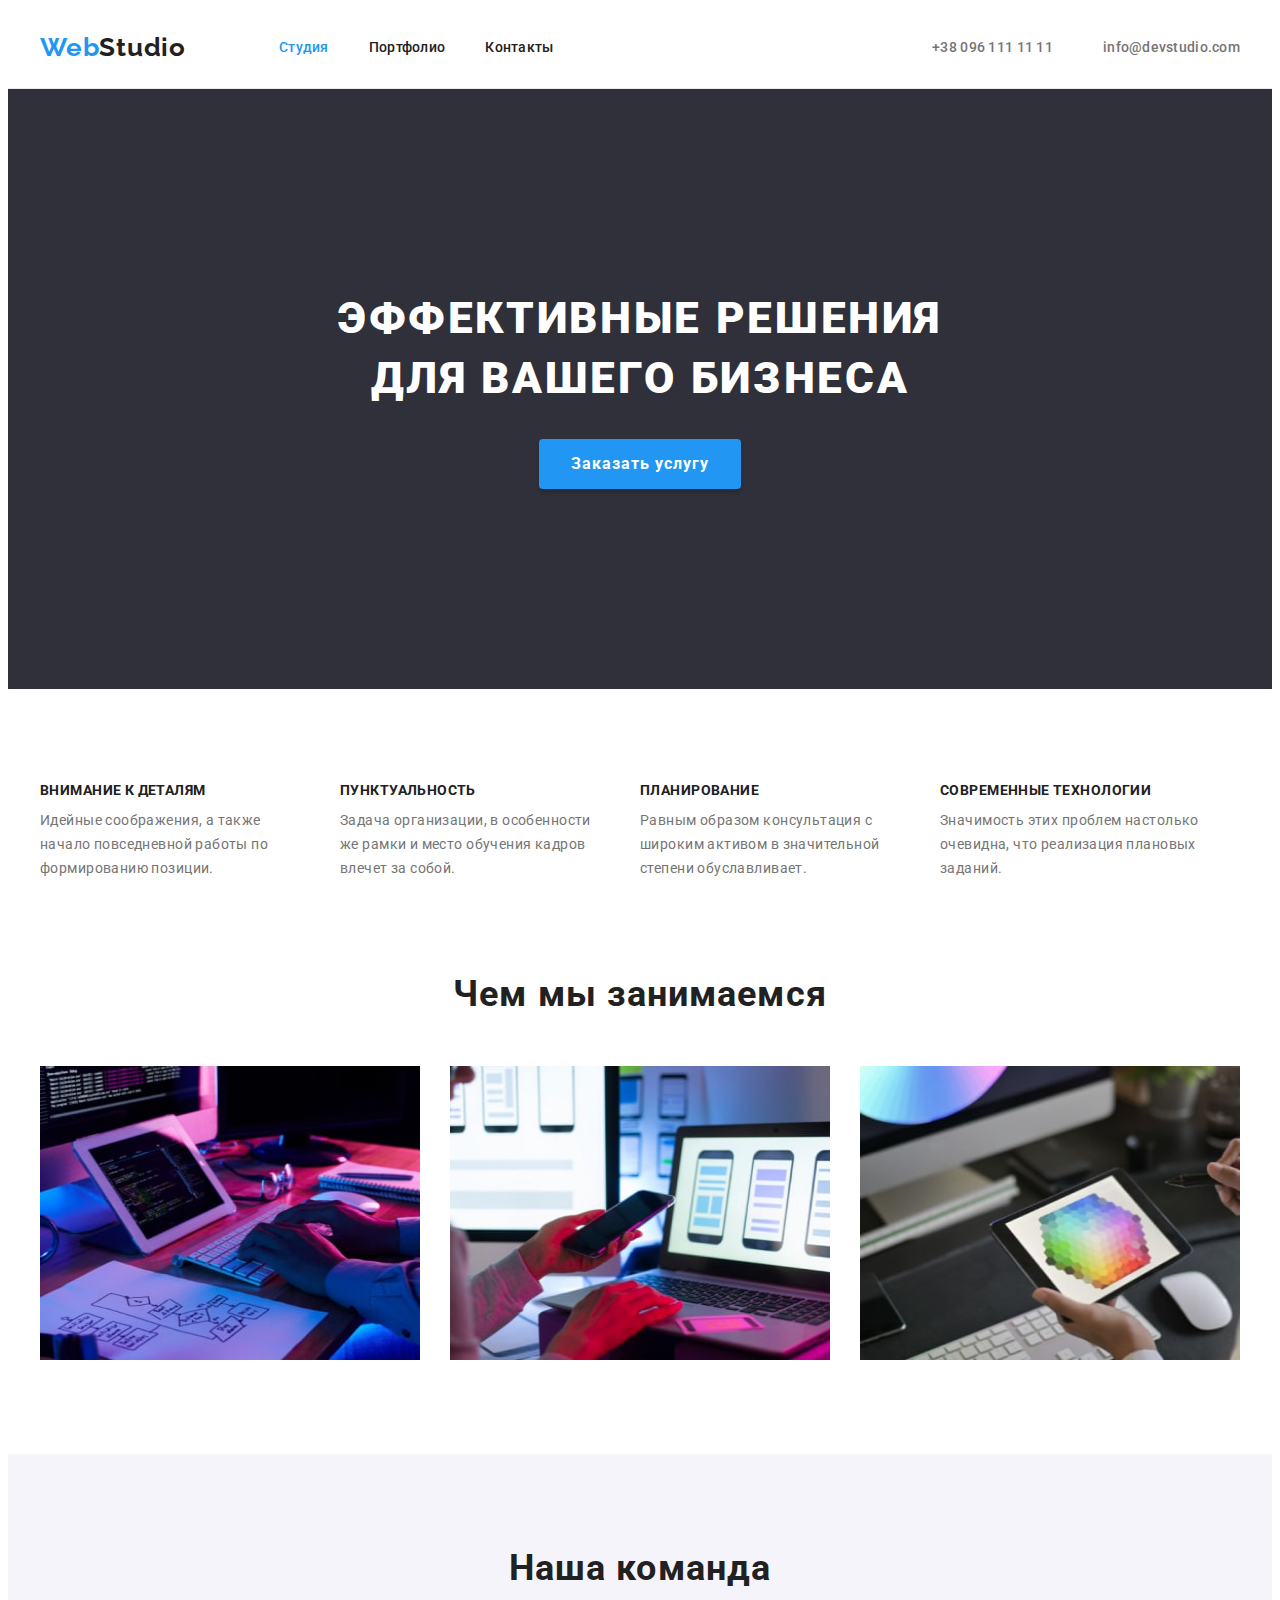
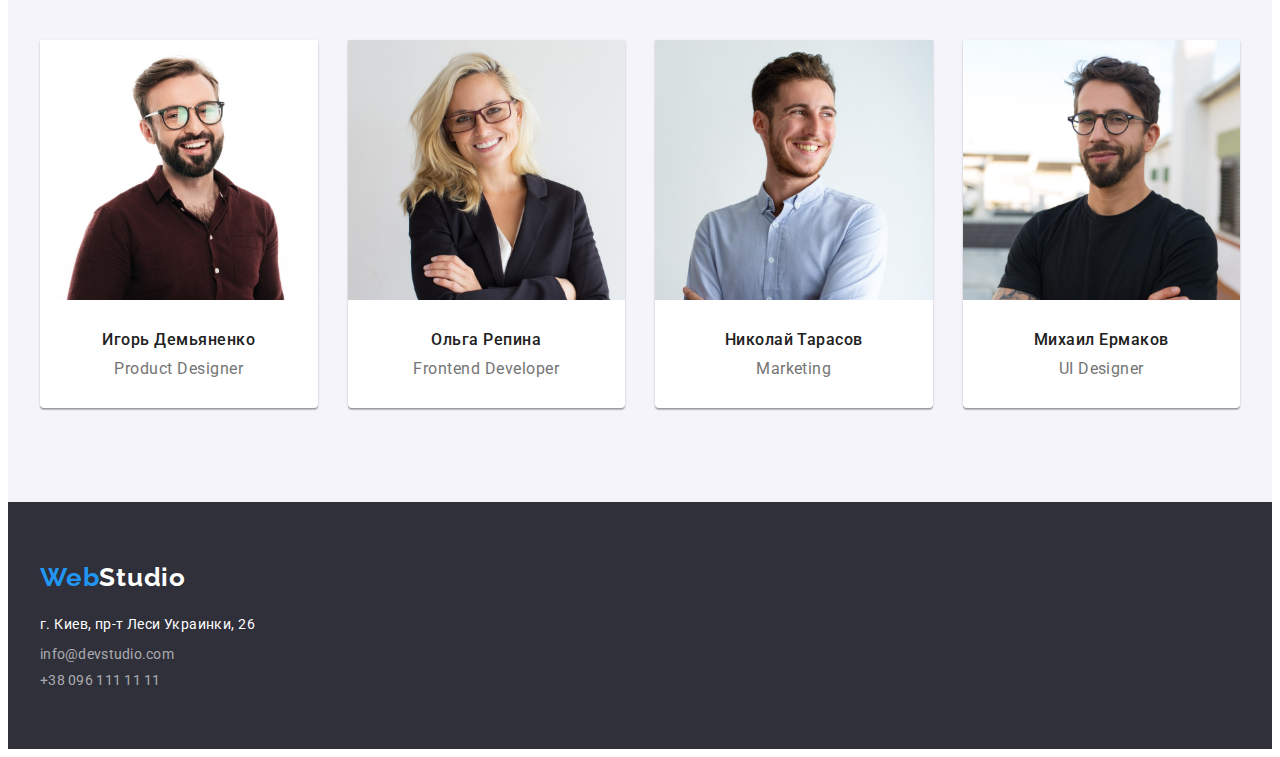
<file: index.html>
<!DOCTYPE html>
<html lang="ru">
<head>
    <meta charset="UTF-8">
    <meta http-equiv="X-UA-Compatible" content="IE=edge">
    <meta name="viewport" content="width=device-width, initial-scale=1.0">
    <title>Web Studio</title>
    <link rel="preconnect" href="https://fonts.googleapis.com">
    <link rel="preconnect" href="https://fonts.gstatic.com" crossorigin>
    <link href="https://fonts.googleapis.com/css2?family=Raleway:wght@700&family=Roboto:wght@400;500;700;900&display=swap"
        rel="stylesheet">
    <link rel="stylesheet" href="https://cdnjs.cloudflare.com/ajax/libs/modern-normalize/1.1.0/modern-normalize.min.css"
            integrity="sha512-wpPYUAdjBVSE4KJnH1VR1HeZfpl1ub8YT/NKx4PuQ5NmX2tKuGu6U/JRp5y+Y8XG2tV+wKQpNHVUX03MfMFn9Q=="
            crossorigin="anonymous" referrerpolicy="no-referrer" />
    <link rel="stylesheet" href="./css/styles.css"/>
</head>
<body>
    <!-- ШАПКА САЙТА-->
    <header class="header">
        <div class="container header-container">
        <a class="link header-logo" href="./index.html"><span class="header-logo-half">Web</span>Studio</a>
        <nav class="header-navigation">
        <ul class="list header-list">
            <li class="header-item"><a class="link header-link current" href="./index.html">Студия</a></li>
            <li class="header-item"><a class="link header-link" href="./portfolio.html">Портфолио</a></li>
            <li class="header-item"><a class="link header-link" href="">Контакты</a></li>
        </ul>
        </nav>
        <ul class="list header-list contact-placetment">
        <li class="header-tel-placement"><a class="link header-tel header-link" href="tel:+380961111111">+38 096 111 11 11</a></li>
        <li><a class="link header-mail header-link" href="mailto:info@devstudio.com">info@devstudio.com</a></li>
        </ul>
        </div>
    </header>
    <!-- ОСНОВНОЙ КОНТЕНТ-->
    <main>
        <section class="hero">
            <div class="container">
            <h1 class="main-title">Эффективные решения для вашего бизнеса</h1>
            <button class="main-button" type="button">Заказать услугу</button>
            </div>
        </section>
        <section class="specialities">
            <div class="container">
            <ul class="list specialities-container">
                <li class="specialities-item">
                    <h3 class="specialities-title">Внимание к деталям</h3>
                    <p class="specialities-content">Идейные соображения, а также начало повседневной работы по формированию позиции.</p>
                </li>
                <li class="specialities-item">
                    <h3 class="specialities-title">Пунктуальность</h3>
                    <p class="specialities-content">Задача организации, в особенности же рамки и место обучения кадров влечет за собой.</p>
                </li>
                <li class="specialities-item">
                    <h3 class="specialities-title">Планирование</h3>
                    <p class="specialities-content">Равным образом консультация с широким активом в значительной степени обуславливает.</p>
                </li>
                <li class="specialities-item">
                    <h3 class="specialities-title">Современные технологии</h3>
                    <p class="specialities-content">Значимость этих проблем настолько очевидна, что реализация плановых заданий.</p>
                </li>
            </ul>
            </div>
        </section>
        <section class="what-we-do">
            <div class="container">
            <h2 class="what-we-do-title">Чем мы зaнимаемся</h2>
            <ul class="list what-we-do-container" >
                <li class="what-we-do-item"><img src="./main-page-images/img.jpg" alt="Бекэнд" width="370" height="294"></li>
                <li class="what-we-do-item"><img src="./main-page-images/img1.jpg" alt="Фронтэнд" width="370" height="294"></li>
                <li class="what-we-do-item"><img src="./main-page-images/img2.jpg" alt="Дизайн" width="370" height="294"></li>
            </ul>
            </div>
        </section>
        <section class="our-team">
            <div class="container">
            <h2 class="our-team-title">Наша команда</h2>
            <ul class="list our-team-container">
                <li class="our-team-item">
                    <img src="./main-page-images/img3.jpg" alt="Игорь Демьяненко" width="270" height="260">
                    <div class="our-team-text-placement">
                    <h3 class="our-team-member-title">Игорь Демьяненко</h3>
                    <p class="our-team-content">Product Designer</p>
                    </div>
                </li>
                <li class="our-team-item">
                    <img src="./main-page-images/img4.jpg" alt="Ольга Репина" width="270" height="260">
                    <div class="our-team-text-placement">
                    <h3 class="our-team-member-title">Ольга Репина</h3>
                    <p class="our-team-content">Frontend Developer</p>
                    </div>
                </li>
                <li class="our-team-item">
                    <img src="./main-page-images/img5.jpg" alt="Николай Тарасов" width="270" height="260">
                    <div class="our-team-text-placement">
                    <h3 class="our-team-member-title">Николай Тарасов</h3>
                    <p class="our-team-content">Marketing</p>
                    </div>
                </li>
                <li class="our-team-item">
                    <img src="./main-page-images/img6.jpg" alt="Михаил Ермаков" width="270" height="260">
                    <div class="our-team-text-placement">
                    <h3 class="our-team-member-title">Михаил Ермаков</h3>
                    <p class="our-team-content">UI Designer</p>
                    </div>
                </li>
            </ul>
            </div>
        </section>
    </main>
    <!--ПОДВАЛ-->
    <footer class="footer">
        <div class="container">
        <a class="link footer-logo" href="./index.html"><span class="footer-logo-half">Web</span>Studio</a>
        <address class="links-placement">
            <ul class="list">
                <li class="footer-links-item"><a class="link footer-map" href="https://goo.gl/maps/WWmgvSHM27YMRbb8A" target="_blank" rel="noopener noreferrer">г. Киев, пр-т Леси Украинки, 26</a></li>
                <li class="footer-links-item"><a class="link footer-mail" href="mailto:info@devstudio.com">info@devstudio.com</a></li>
                <li><a class="link footer-tel" href="tel:+380961111111">+38 096 111 11 11</a></li>
            </ul>
        </address>
        </div>
    </footer>
</body>
</html>
</file>
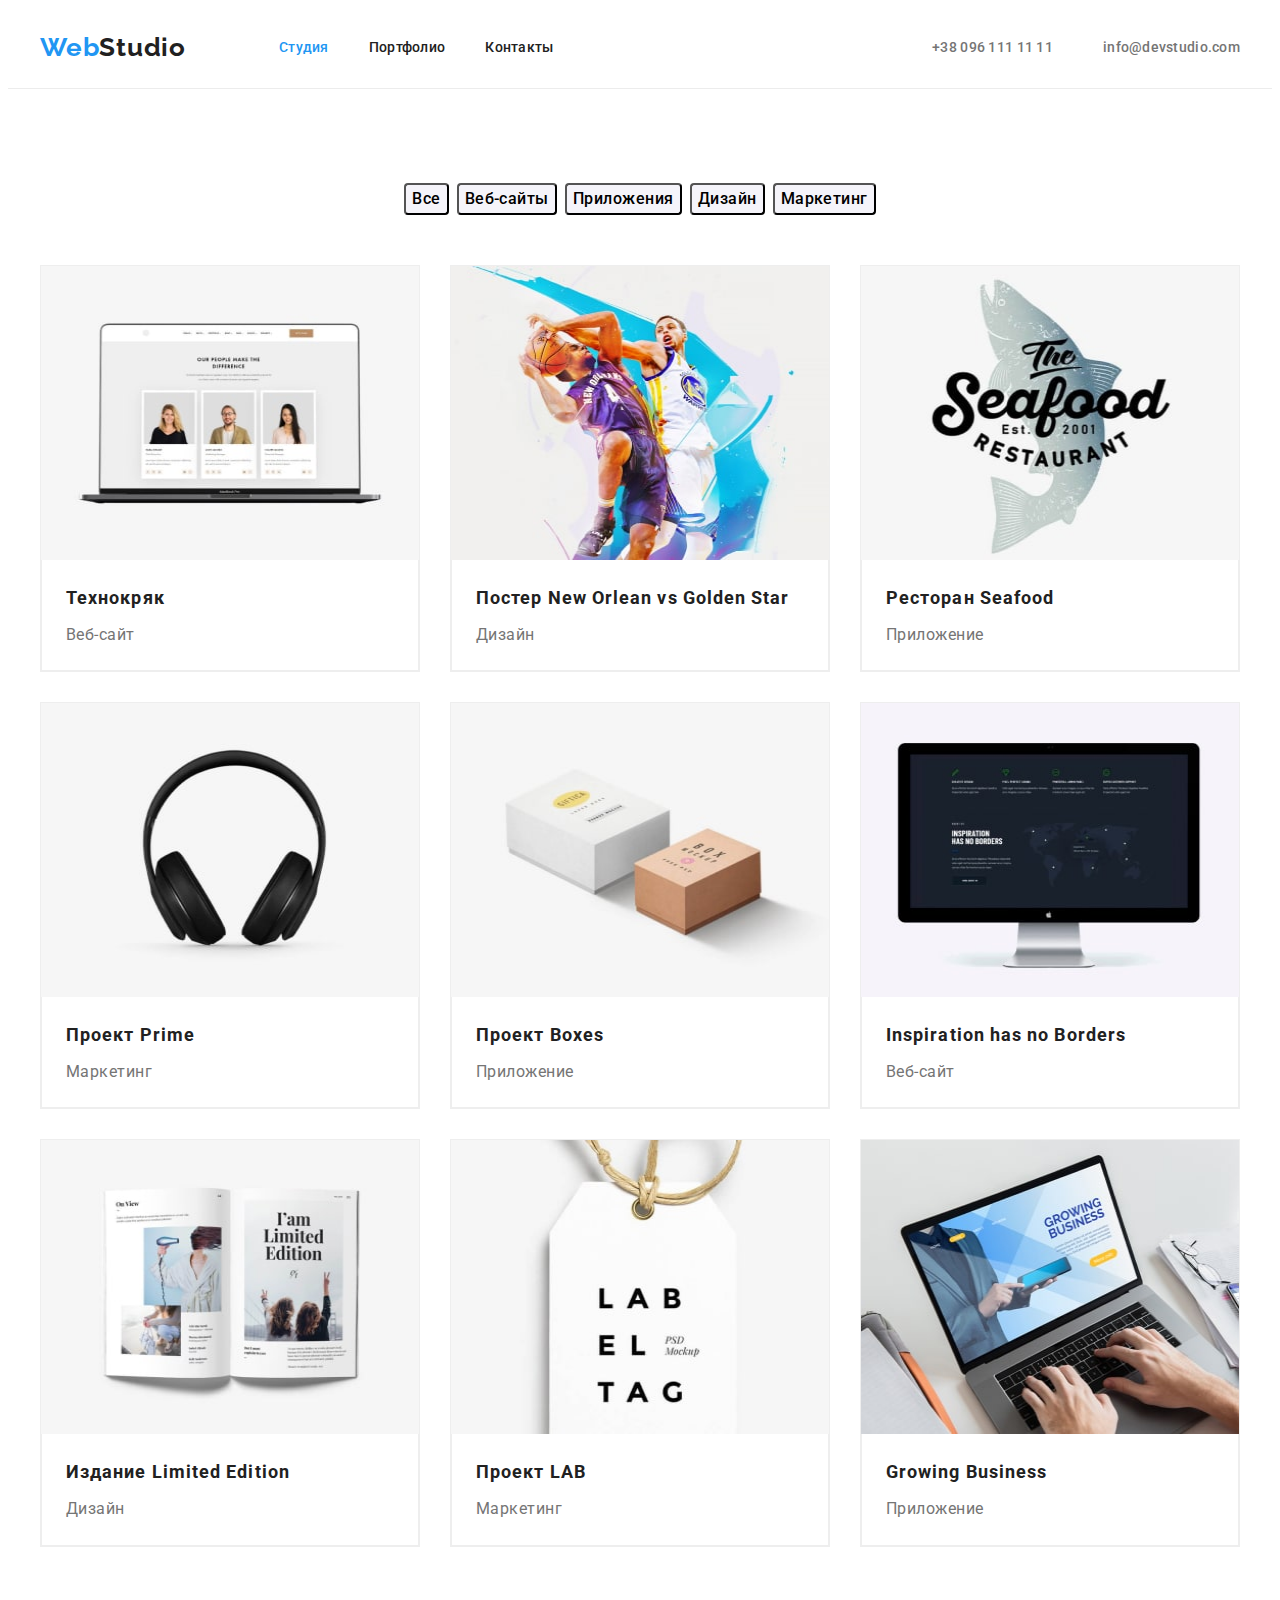
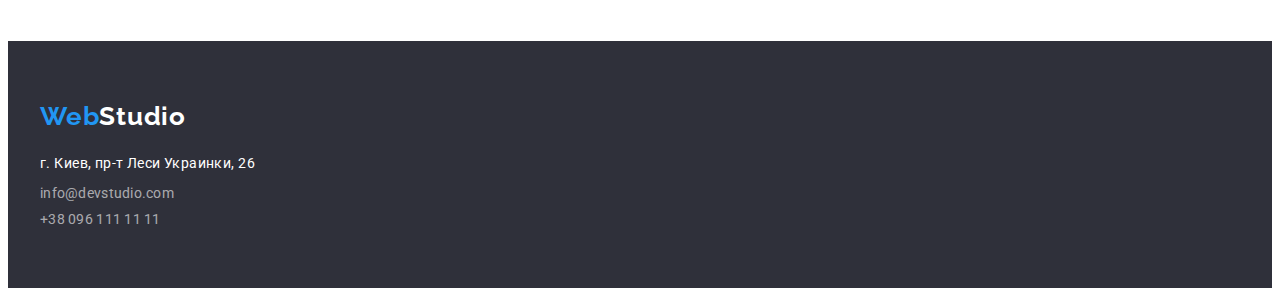
<file: portfolio.html>
<!DOCTYPE html>
<html lang="ru">

<head>
    <meta charset="UTF-8">
    <meta http-equiv="X-UA-Compatible" content="IE=edge">
    <meta name="viewport" content="width=device-width, initial-scale=1.0">
    <title>Web Studio</title>
    <link rel="preconnect" href="https://fonts.googleapis.com">
    <link rel="preconnect" href="https://fonts.gstatic.com" crossorigin>
    <link href="https://fonts.googleapis.com/css2?family=Raleway:wght@700&family=Roboto:wght@400;500;700;900&display=swap"
        rel="stylesheet">
    <link rel="stylesheet" href="https://cdnjs.cloudflare.com/ajax/libs/modern-normalize/1.1.0/modern-normalize.min.css"
        integrity="sha512-wpPYUAdjBVSE4KJnH1VR1HeZfpl1ub8YT/NKx4PuQ5NmX2tKuGu6U/JRp5y+Y8XG2tV+wKQpNHVUX03MfMFn9Q=="
        crossorigin="anonymous" referrerpolicy="no-referrer" />
    <link rel="stylesheet" href="./css/styles.css"/>
</head>

<body>
    <!-- ШАПКА САЙТА-->
    <header class="header">
        <div class="container header-container">
            <a class="link header-logo" href="./index.html"><span class="header-logo-half">Web</span>Studio</a>
            <nav class="header-navigation">
                <ul class="list header-list">
                    <li class="header-item"><a class="link header-link current" href="./index.html">Студия</a></li>
                    <li class="header-item"><a class="link header-link" href="./portfolio.html">Портфолио</a></li>
                    <li class="header-item"><a class="link header-link" href="">Контакты</a></li>
                </ul>
            </nav>
            <ul class="list header-list contact-placetment">
                <li class="header-tel-placement"><a class="link header-tel header-link" href="tel:+380961111111">+38 096 111
                        11 11</a></li>
                <li><a class="link header-mail header-link" href="mailto:info@devstudio.com">info@devstudio.com</a></li>
            </ul>
        </div>
    </header>
        <!-- ОСНОВНОЙ КОНТЕНТ-->
        <main>
            <section class="portfolio">
                <div class="container">
            <h1 class="visually-hidden">Портфолио наших проектов</h1>
            <!--Панель фильтров-->
            <ul class="list filter-buttons-container">
                <li class="filter-item"><button class="filter-buttons" type="button">Все</button></li>
                <li class="filter-item"><button class="filter-buttons" type="button">Веб-сайты</button></li>
                <li class="filter-item"><button class="filter-buttons" type="button">Приложения</button></li>
                <li class="filter-item"><button class="filter-buttons" type="button">Дизайн</button></li>
                <li class="filter-item"><button class="filter-buttons" type="button">Маркетинг</button></li>
            </ul>
            <!--ПРИМЕРЫ ПРОЕКТОВ-->
            <ul class="list project-container">
                <li class="project-item">
                    <a class="link" href="">
                    <img src="./portfolio-images/img1.jpg" alt="Технокряк" width="370" height="294">
                    <div class="project-item-text-placement">
                        <h2 class="project-title">Технокряк</h2>
                        <p class="project-direction">Веб-сайт</p>
                    </div>
                    </a>
                </li>
                <li class="project-item">
                    <a class="link" href="">
                    <img src="./portfolio-images/img2.jpg" alt="Постер New Orlean vs Golden Star" width="370" height="294">
                    <div class="project-item-text-placement">
                    <h2 class="project-title">Постер New Orlean vs Golden Star</h2>
                    <p class="project-direction">Дизайн</p>
                    </div>
                    </a>
                </li>
                <li class="project-item">
                    <a class="link" href="">
                    <img src="./portfolio-images/img3.jpg" alt="Ресторан Seafood" width="370" height="294">
                    <div class="project-item-text-placement">
                    <h2 class="project-title">Ресторан Seafood</h2>
                    <p class="project-direction">Приложение</p>
                    </div>
                    </a>
                </li>
                <li class="project-item">
                    <a class="link" href="">
                    <img src="./portfolio-images/img4.jpg" alt="Проект Prime" width="370" height="294">
                    <div class="project-item-text-placement">
                    <h2 class="project-title">Проект Prime</h2>
                    <p class="project-direction">Маркетинг</p>
                    </div>
                    </a>
                </li>
                <li class="project-item">
                    <a class="link" href="">
                    <img src="./portfolio-images/img5.jpg" alt="Проект Boxes" width="370" height="294">
                    <div class="project-item-text-placement">
                    <h2 class="project-title">Проект Boxes</h2>
                    <p class="project-direction">Приложение</p>
                    </div>
                    </a>
                </li>
                <li class="project-item">
                    <a class="link" href="">
                    <img src="./portfolio-images/img6.jpg" alt="Inspiration has no Borders" width="370" height="294">
                    <div class="project-item-text-placement">
                    <h2 class="project-title">Inspiration has no Borders</h2>
                    <p class="project-direction">Веб-сайт</p>
                    </div>
                    </a>
                </li>
                <li class="project-item">
                    <a class="link" href="">
                    <img src="./portfolio-images/img7.jpg" alt="Издание Limited Edition" width="370" height="294">
                    <div class="project-item-text-placement">
                    <h2 class="project-title">Издание Limited Edition</h2>
                    <p class="project-direction">Дизайн</p>
                    </div>
                    </a>
                </li>
                <li class="project-item">
                    <a class="link" href="">
                    <img src="./portfolio-images/img8.jpg" alt="Проект LAB" width="370" height="294">
                    <div class="project-item-text-placement">
                    <h2 class="project-title">Проект LAB</h2>
                    <p class="project-direction">Маркетинг</p>
                    </div>
                    </a>
                </li>
                <li class="project-item">
                    <a class="link" href="">
                    <img src="./portfolio-images/img9.jpg" alt="Growing Business" width="370" height="294">
                    <div class="project-item-text-placement">
                    <h2 class="project-title">Growing Business</h2>
                    <p class="project-direction">Приложение</p>
                    </div>
                    </a>
                </li>
            </ul>
            </div>
            </section>
        </main>
    <!--ПОДВАЛ-->
    <footer class="footer">
        <div class="container">
            <a class="link footer-logo" href="./index.html"><span class="footer-logo-half">Web</span>Studio</a>
            <address class="links-placement">
                <ul class="list">
                    <li class="footer-links-item"><a class="link footer-map" href="https://goo.gl/maps/WWmgvSHM27YMRbb8A"
                            target="_blank" rel="noopener noreferrer">г. Киев, пр-т Леси Украинки, 26</a></li>
                    <li class="footer-links-item"><a class="link footer-mail"
                            href="mailto:info@devstudio.com">info@devstudio.com</a></li>
                    <li><a class="link footer-tel" href="tel:+380961111111">+38 096 111 11 11</a></li>
                </ul>
            </address>
        </div>
    </footer>
    </body>
    </html>
</file>
<file: css/styles.css>
/* основные селекторы */
:root {
  --primary-text-color: #212121;
  --secondary-text-color: #757575;
  --contact-info-color: #757575;
  --accent-color: #2196f3;
  --secondary-background-color: #2f303a;
}
body {
  color: var(--primary-text-color);
  background-color: #ffffff;
  font-family: "roboto", sans-serif;
  font-size: 14px;
  letter-spacing: 0.03em;
}

p,
h1,
h2,
h3,
h4,
h5,
h6 {
  margin: 0;
}
ul {
  margin: 0;
  padding: 0;
}

img {
  display: block;
  width: 100%;
}

.list {
  list-style: none;
}
.link {
  text-decoration: none;
}

.container {
  width: 1200px;
  padding-left: 15px;
  padding-right: 15px;
  margin: 0 auto;
}

/* селекторы хедера */

.header {
  border-bottom: 1px solid #ececec;
}

.header-container {
  display: flex;
  align-items: center;
}

.header-list {
  display: flex;
}

.header-logo {
  margin-right: 93px;
}

.header-link {
  padding-top: 32px;
  padding-bottom: 32px;
  display: block;
}

.header-item:not(:last-child) {
  margin-right: 40px;
}

.contact-placetment {
  margin-left: auto;
}

.header-tel-placement {
  margin-right: 50px;
}

.header-logo {
  font-family: Raleway;
  font-weight: 700;
  font-size: 26px;
  line-height: 1.2;
  letter-spacing: 0.03em;
  color: var(--primary-text-color);
}
.header-logo:hover,
.header-logo:focus {
  color: var(--accent-color);
}
.header-logo-half {
  color: #2196f3;
}
.header-navigation {
}

.header-link {
  color: var(--primary-text-color);
  font-weight: 500;
  font-size: 14px;
  line-height: 1.14;
  letter-spacing: 0.02em;
}
.header-link:hover,
.header-link:focus {
  color: var(--accent-color);
}
.current {
  color: var(--accent-color);
}

.header-tel {
  font-weight: 500;
  font-size: 14px;
  line-height: 1.14;
  letter-spacing: 0.02em;
  color: var(--contact-info-color);
}
.header-tel:hover,
.header-tel:focus {
  color: var(--accent-color);
}
.header-mail {
  font-weight: 500;
  font-size: 14px;
  line-height: 1.14;
  letter-spacing: 0.02em;
  color: var(--contact-info-color);
}
.header-mail:hover,
.header-mail:focus {
  color: var(--accent-color);
}

/* ОСНОВНОЙ КОНТЕНТ */

.specialities-container {
  display: flex;
}

.specialities-item:not(:last-child) {
  margin-right: 30px;
}

.specialities-item {
  width: 270px;
}

.specialities-content {
  margin-top: 10px;
}

.what-we-do-title {
  margin-bottom: 50px;
}

.what-we-do-container {
  display: flex;
  flex-wrap: wrap;
  margin-right: -30px;
  margin-top: -30px;
}

.what-we-do-item {
  width: calc(100% / 3 - 30px);
  margin-right: 30px;
  margin-top: 30px;
}

/*.what-we-do-item {
  margin-top: 50px;
}

.what-we-do-item:not(:last-child) {
  margin-right: 30px;
}*/

.our-team-title {
  margin-bottom: 50px;
}

.our-team-container {
  display: flex;
  flex-wrap: wrap;
  margin-right: -30px;
  margin-top: -30px;
}

.our-team-item {
  width: calc(100% / 4 - 30px);
  margin-right: 30px;
  margin-top: 30px;
  background: #ffffff;
  box-shadow: 0px 1px 3px rgba(0, 0, 0, 0.12), 0px 1px 1px rgba(0, 0, 0, 0.14),
    0px 2px 1px rgba(0, 0, 0, 0.2);
  border-radius: 0px 0px 4px 4px;
}

/*.our-team-item {
  margin-top: 50px;
}

.our-team-item:not(:last-child) {
  margin-right: 30px;
}*/

.our-team-text-placement {
  padding-top: 30px;
  padding-bottom: 30px;
}

.our-team-content {
  margin-top: 10px;
}

.hero {
  text-align: center;
  background-color: var(--secondary-background-color);
  padding-top: 200px;
  padding-bottom: 200px;
}

.main-title {
  font-weight: 900;
  font-size: 44px;
  line-height: 1.36;
  letter-spacing: 0.06em;
  text-transform: uppercase;
  color: #ffffff;
  max-width: 696px;
  margin-left: auto;
  margin-right: auto;
}

.main-button {
  font-family: inherit;
  font-weight: 700;
  font-size: 16px;
  line-height: 1.88;
  letter-spacing: 0.06em;
  color: #ffffff;
  background-color: var(--accent-color);
  align-items: center;
  text-align: center;
  box-shadow: 0px 4px 4px rgba(0, 0, 0, 0.15);
  border-radius: 4px;
  cursor: pointer;
  border: none;
  padding: 10px 32px;
  margin-top: 30px;
}
.main-button:hover,
.main-button:focus {
  background-color: #188ce8;
}

.specialities {
  padding-top: 94px;
}

.specialities-title {
  font-weight: 700;
  font-size: 14px;
  line-height: 1.14;
  letter-spacing: 0.03em;
  text-transform: uppercase;
}
.specialities-content {
  font-weight: 400;
  font-size: 14px;
  line-height: 1.71;
  letter-spacing: 0.03em;
  color: var(--secondary-text-color);
}

.what-we-do {
  padding-top: 94px;
  padding-bottom: 94px;
}

.what-we-do-title {
  font-weight: 700;
  font-size: 36px;
  line-height: 1.16;
  text-align: center;
  letter-spacing: 0.03em;
}
.our-team {
  background-color: #f5f4fa;
  padding-top: 94px;
  padding-bottom: 94px;
}
.our-team-title {
  font-weight: 700;
  font-size: 36px;
  line-height: 1.16;
  text-align: center;
  letter-spacing: 0.03em;
}
.our-team-member-title {
  font-weight: 500;
  font-size: 16px;
  line-height: 1.19;
  text-align: center;
  letter-spacing: 0.03em;
}
.our-team-content {
  font-weight: 400;
  font-size: 16px;
  line-height: 1.19;
  text-align: center;
  letter-spacing: 0.03em;
  color: var(--secondary-text-color);
}
/* селекторы страницы портфолио */

.portfolio {
  padding-top: 94px;
  padding-bottom: 94px;
}

.filter-buttons-container {
  display: flex;
  justify-content: center;
  margin-bottom: 50px;
}

.filter-item:not(:last-child) {
  margin-right: 8px;
}

.project-container {
  display: flex;
  flex-wrap: wrap;
  margin-right: -30px;
  margin-top: -30px;
}

.project-item {
  width: calc(100% / 3 - 30px);
  margin-right: 30px;
  margin-top: 30px;
  background: #ffffff;
  border: 1px solid #eeeeee;
  box-sizing: border-box;
}

.project-item-text-placement {
  background: #ffffff;
  border-left: 1px solid #eeeeee;
  border-right: 1px solid #eeeeee;
  border-bottom: 1px solid #eeeeee;
  padding: 20px 24px;
}

.visually-hidden {
  position: absolute;
  white-space: nowrap;
  width: 1px;
  height: 1px;
  overflow: hidden;
  border: 0;
  padding: 0;
  clip: rect(0 0 0 0);
  clip-path: inset(50%);
  margin: -1px;
}
.filter-buttons {
  font-family: inherit;
  font-weight: 500;
  font-size: 16px;
  line-height: 1.6;
  text-align: center;
  letter-spacing: 0.03em;
  background: #f5f4fa;
  border-radius: 4px;
  cursor: pointer;
}
.filter-buttons:hover,
.filter-buttons:focus {
  color: #ffffff;
  background-color: var(--accent-color);
}
.project-title {
  color: var(--primary-text-color);
  font-weight: 700;
  font-size: 18px;
  line-height: 2;
  letter-spacing: 0.06em;
}
.project-direction {
  font-weight: 400;
  font-size: 16px;
  line-height: 1.9;
  letter-spacing: 0.03em;
  color: var(--secondary-text-color);
  margin-top: 4px;
}
/* селекторы футера */

.links-placement {
  margin-top: 20px;
}

.footer-links-item {
  margin-bottom: 9px;
}

.footer {
  background-color: var(--secondary-background-color);
  padding-top: 60px;
  padding-bottom: 60px;
}

.footer-logo {
  font-family: Raleway;
  font-weight: 700;
  font-size: 26px;
  line-height: 1.2;
  letter-spacing: 0.03em;
  color: #ffffff;
}

.footer-logo:hover,
.footer-logo:focus {
  color: var(--accent-color);
}
.footer-logo-half {
  color: #2196f3;
}
.footer-map {
  font-family: inherit;
  font-style: normal;
  font-weight: 400;
  font-size: 14px;
  line-height: 1.71;
  letter-spacing: 0.03em;
  color: #ffffff;
}
.footer-map:hover,
.footer-map:focus {
  color: var(--accent-color);
}
.footer-tel {
  font-family: inherit;
  font-style: normal;
  font-weight: 400;
  font-size: 14px;
  line-height: 1.14;
  letter-spacing: 0.02em;
  color: rgba(255, 255, 255, 0.6);
}
.footer-tel:hover,
.footer-tel:focus {
  color: #ffffff;
}

.footer-mail {
  font-family: inherit;
  font-style: normal;
  font-weight: 400;
  font-size: 14px;
  line-height: 1.14;
  letter-spacing: 0.02em;
  color: rgba(255, 255, 255, 0.6);
}
.footer-mail:hover,
.footer-mail:focus {
  color: #ffffff;
}
</file>
